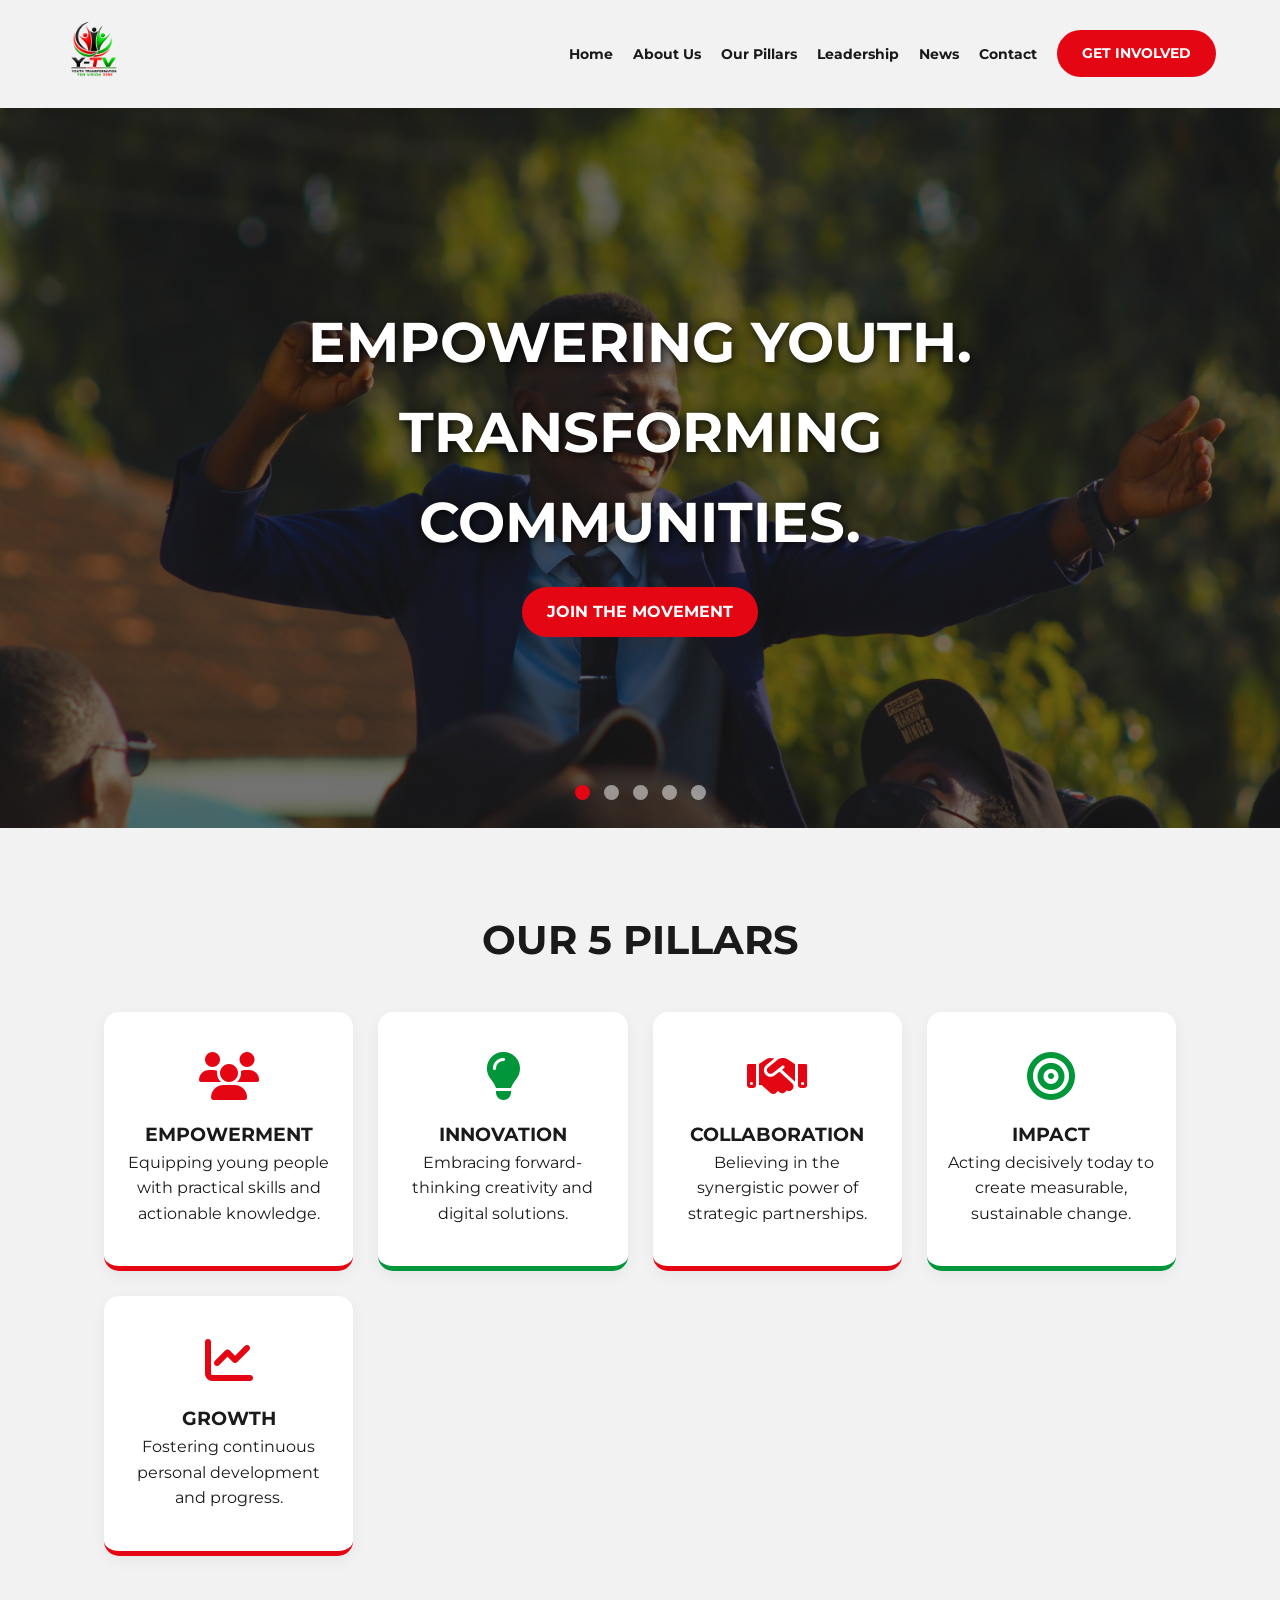
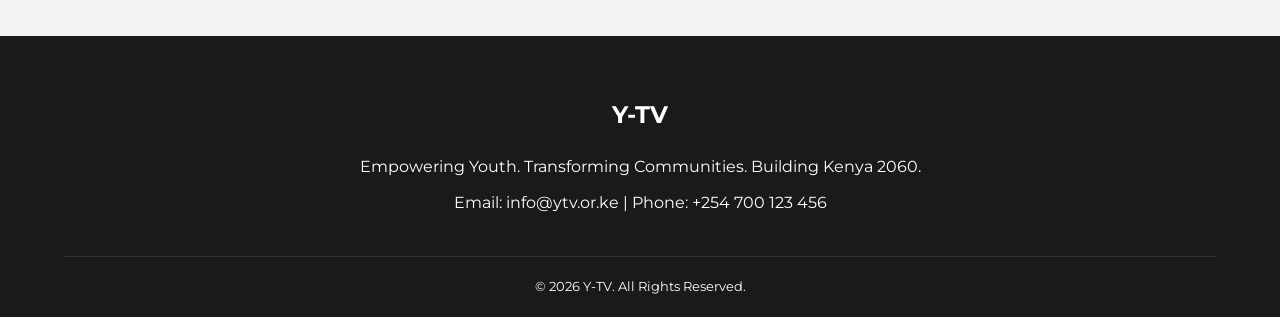
<file: YTV-Frontend/index.html>
<!DOCTYPE html>
<html lang="en">
<head>
    <meta charset="UTF-8">
    <meta name="viewport" content="width=device-width, initial-scale=1.0">
    <title>Y-TV | Homepage</title>
    <link rel="stylesheet" href="css/style.css">
</head>
<body>

    <!-- Header / Navigation -->
    <header>
        <div class="logo-container">
            <!-- Make sure you have a logo.png in your images folder -->
            <img src="images/logo.png" alt="Y-TV Logo" onerror="this.style.display='none'">
        </div>
        <nav>
            <ul>
                <li><a href="index.html">Home</a></li>
                <li><a href="about.html">About Us</a></li>
                <li><a href="pillars.html">Our Pillars</a></li>
                <li><a href="leadership.html">Leadership</a></li>
                <li><a href="news.html">News</a></li>
                <li><a href="contact.html">Contact</a></li>
                <li><a href="get-involved.html" class="btn btn-primary">Get Involved</a></li>
            </ul>
        </nav>
    </header>

         <!-- Image Slideshow -->
    <section class="slideshow-container">
        
        <!-- Slide 1 -->
        <div class="slide active" style="background-image: url('images/slide1.jpg');">
            <div class="slide-content">
                <h1>Empowering Youth.<br>Transforming Communities.</h1>
                <a href="get-involved.html" class="btn btn-primary">Join the Movement</a>
            </div>
        </div>

        <!-- Slide 2 -->
        <div class="slide" style="background-image: url('images/slide2.jpg');">
            <div class="slide-content">
                <h1>Innovating for a <span class="green-text">Prosperous Kenya</span></h1>
                <a href="pillars.html" class="btn btn-secondary">Explore Our Pillars</a>
            </div>
        </div>

        <!-- Slide 3 -->
        <div class="slide" style="background-image: url('images/slide3.jpg');">
            <div class="slide-content">
                <h1>Uniting All 47 Counties<br>Toward <span class="red-text">Vision 2060</span></h1>
                <a href="about.html" class="btn btn-primary">Learn About Us</a>
            </div>
        </div>

        <!-- Slide 4 -->
        <div class="slide" style="background-image: url('images/slide4.jpg');">
            <div class="slide-content">
                <h1>Grassroots <span class="green-text">Innovation</span></h1>
                <a href="get-involved.html" class="btn btn-secondary">Get Involved Today</a>
            </div>
        </div>

        <!-- Slide 5 -->
        <div class="slide" style="background-image: url('images/slide5.jpg');">
            <div class="slide-content">
                <h1>Building a <span class="red-text">Better Future</span><br>Together</h1>
                <a href="contact.html" class="btn btn-primary">Contact Us</a>
            </div>
        </div>

        <!-- Navigation Dots (5 dots now) -->
        <div class="dots-container">
            <span class="dot active" onclick="currentSlide(0)"></span>
            <span class="dot" onclick="currentSlide(1)"></span>
            <span class="dot" onclick="currentSlide(2)"></span>
            <span class="dot" onclick="currentSlide(3)"></span>
            <span class="dot" onclick="currentSlide(4)"></span>
        </div>

    </section>

    <!-- 5 Pillars Section -->
    <section class="container">
        <h2 class="section-title">Our 5 Pillars</h2>
        <div class="grid-5">
            <div class="pillar-card">
                <i class="fa-solid fa-users"></i>
                <h3>Empowerment</h3>
                <p>Equipping young people with practical skills and actionable knowledge.</p>
            </div>
            <div class="pillar-card">
                <i class="fa-solid fa-lightbulb"></i>
                <h3>Innovation</h3>
                <p>Embracing forward-thinking creativity and digital solutions.</p>
            </div>
            <div class="pillar-card">
                <i class="fa-solid fa-handshake"></i>
                <h3>Collaboration</h3>
                <p>Believing in the synergistic power of strategic partnerships.</p>
            </div>
            <div class="pillar-card">
                <i class="fa-solid fa-bullseye"></i>
                <h3>Impact</h3>
                <p>Acting decisively today to create measurable, sustainable change.</p>
            </div>
            <div class="pillar-card">
                <i class="fa-solid fa-chart-line"></i>
                <h3>Growth</h3>
                <p>Fostering continuous personal development and progress.</p>
            </div>
        </div>
    </section>

    <!-- Footer -->
    <footer>
        <h2 style="margin-bottom: 20px;">Y-TV</h2>
        <p>Empowering Youth. Transforming Communities. Building Kenya 2060.</p>
        <p>Email: info@ytv.or.ke | Phone: +254 700 123 456</p>
        <div class="footer-bottom">
            &copy; 2026 Y-TV. All Rights Reserved.
        </div>
    </footer>

            <script>
        let slideIndex = 0;
        const slides = document.querySelectorAll(".slide");
        const dots = document.querySelectorAll(".dot");
        let slideInterval;

        function showSlides(n) {
            slides.forEach(slide => slide.classList.remove("active"));
            dots.forEach(dot => dot.classList.remove("active"));
            
            if (n >= slides.length) { slideIndex = 0; }
            if (n < 0) { slideIndex = slides.length - 1; }
            
            slides[slideIndex].classList.add("active");
            dots[slideIndex].classList.add("active");
        }

        function nextSlide() {
            slideIndex++;
            showSlides(slideIndex);
        }

        function currentSlide(n) {
            slideIndex = n;
            showSlides(slideIndex);
            resetTimer(); 
        }

        function startTimer() {
            slideInterval = setInterval(nextSlide, 5000); // 5 seconds
        }

        function resetTimer() {
            clearInterval(slideInterval);
            startTimer();
        }

        startTimer();
    </script>
</body>
</html>
</file>
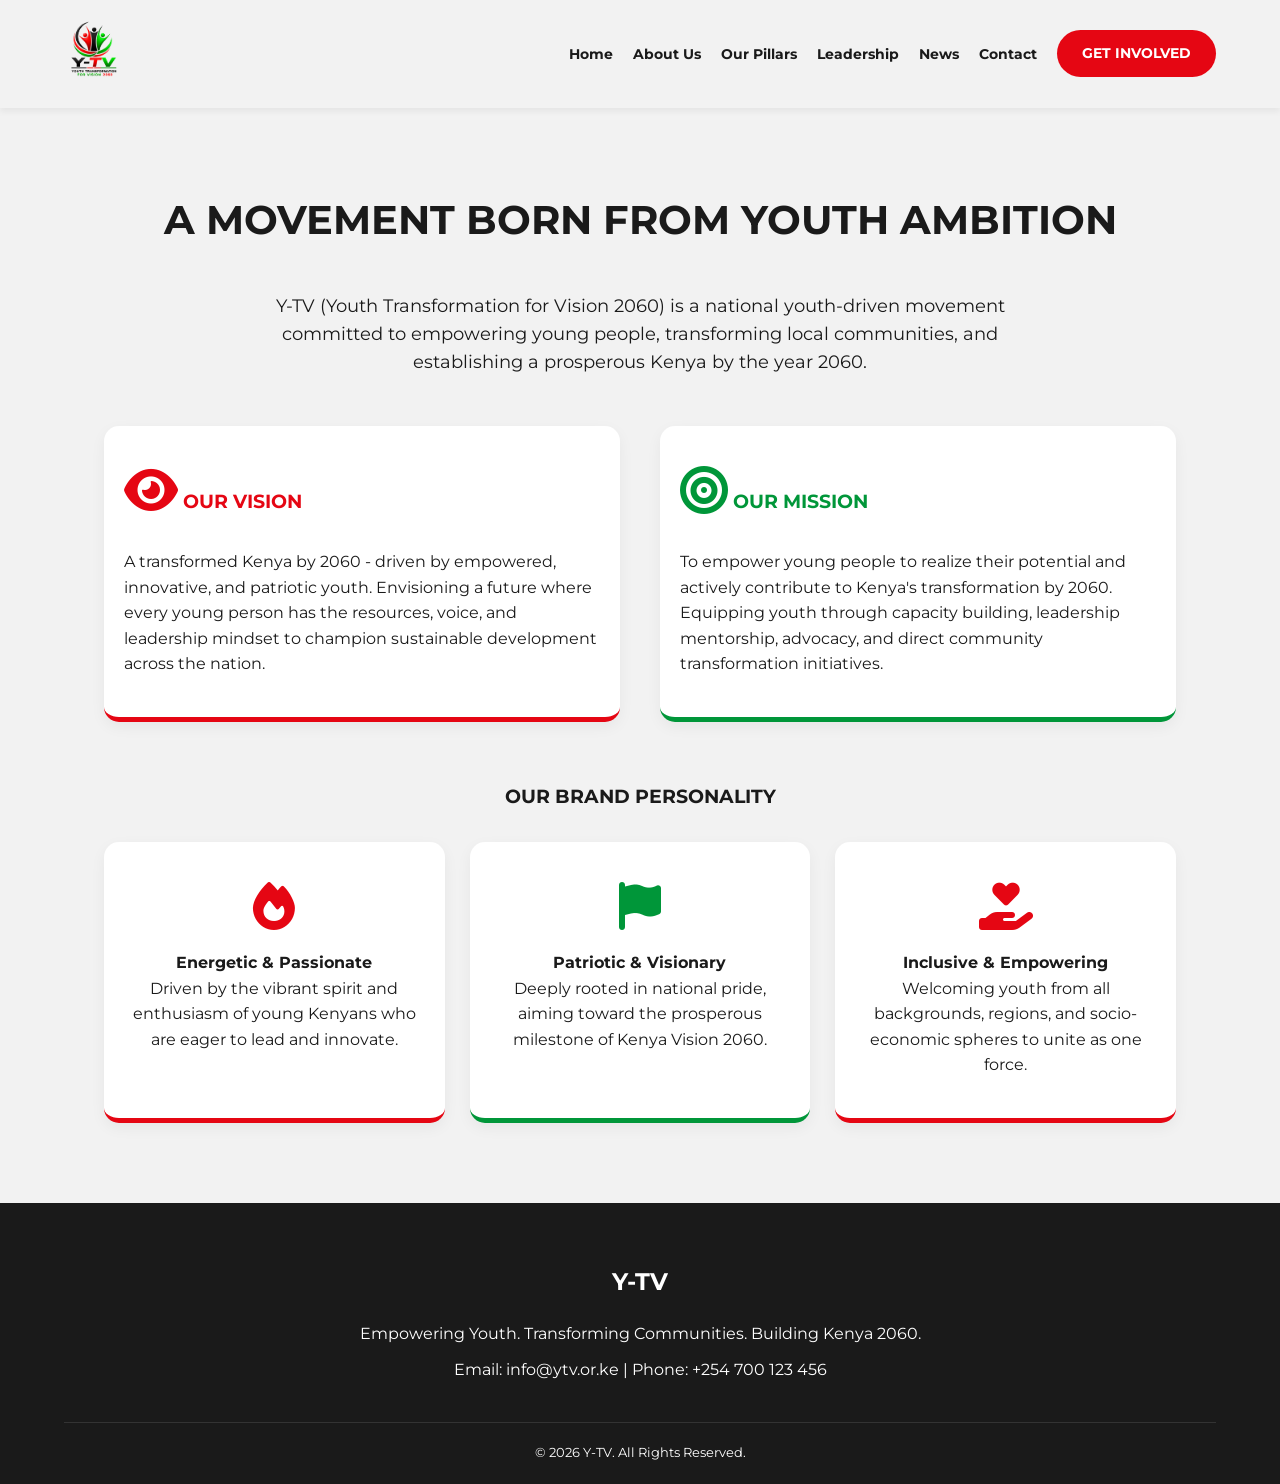
<file: YTV-Frontend/about.html>
<!DOCTYPE html>
<html lang="en">
<head>
    <meta charset="UTF-8">
    <meta name="viewport" content="width=device-width, initial-scale=1.0">
    <title>About Us | Y-TV</title>
    <link rel="stylesheet" href="css/style.css">
</head>
<body>

    <header>
        <div class="logo-container">
            <img src="images/logo.png" alt="Y-TV Logo" onerror="this.style.display='none'">
        </div>
        <nav>
            <ul>
                <li><a href="index.html">Home</a></li>
                <li><a href="about.html">About Us</a></li>
                <li><a href="pillars.html">Our Pillars</a></li>
                <li><a href="leadership.html">Leadership</a></li>
                <li><a href="news.html">News</a></li>
                <li><a href="contact.html">Contact</a></li>
                <li><a href="get-involved.html" class="btn btn-primary">Get Involved</a></li>
            </ul>
        </nav>
    </header>

    <section class="container">
        <h2 class="section-title">A Movement Born From Youth Ambition</h2>
        <p class="text-center" style="font-size: 1.1rem; max-width: 800px; margin: 0 auto 50px;">
            Y-TV (Youth Transformation for Vision 2060) is a national youth-driven movement committed to empowering young people, transforming local communities, and establishing a prosperous Kenya by the year 2060.
        </p>

        <div style="display: flex; gap: 40px; flex-wrap: wrap;">
            <!-- Vision -->
            <div class="pillar-card" style="flex: 1; min-width: 300px; border-bottom-color: var(--kenyan-red); text-align: left;">
                <h3 class="red-text" style="margin-bottom: 15px;"><i class="fa-solid fa-eye"></i> Our Vision</h3>
                <p>A transformed Kenya by 2060 - driven by empowered, innovative, and patriotic youth. Envisioning a future where every young person has the resources, voice, and leadership mindset to champion sustainable development across the nation.</p>
            </div>
            
            <!-- Mission -->
            <div class="pillar-card" style="flex: 1; min-width: 300px; border-bottom-color: var(--kenyan-green); text-align: left;">
                <h3 class="green-text" style="margin-bottom: 15px;"><i class="fa-solid fa-bullseye"></i> Our Mission</h3>
                <p>To empower young people to realize their potential and actively contribute to Kenya's transformation by 2060. Equipping youth through capacity building, leadership mentorship, advocacy, and direct community transformation initiatives.</p>
            </div>
        </div>

        <!-- Brand Personality -->
        <div style="margin-top: 60px;">
            <h3 class="text-center" style="margin-bottom: 30px;">Our Brand Personality</h3>
            <div class="grid-5" style="grid-template-columns: repeat(auto-fit, minmax(250px, 1fr));">
                <div class="pillar-card">
                    <i class="fa-solid fa-fire"></i>
                    <h4>Energetic & Passionate</h4>
                    <p>Driven by the vibrant spirit and enthusiasm of young Kenyans who are eager to lead and innovate.</p>
                </div>
                <div class="pillar-card">
                    <i class="fa-solid fa-flag"></i>
                    <h4>Patriotic & Visionary</h4>
                    <p>Deeply rooted in national pride, aiming toward the prosperous milestone of Kenya Vision 2060.</p>
                </div>
                <div class="pillar-card">
                    <i class="fa-solid fa-hand-holding-heart"></i>
                    <h4>Inclusive & Empowering</h4>
                    <p>Welcoming youth from all backgrounds, regions, and socio-economic spheres to unite as one force.</p>
                </div>
            </div>
        </div>
    </section>

    <footer>
        <h2 style="margin-bottom: 20px;">Y-TV</h2>
        <p>Empowering Youth. Transforming Communities. Building Kenya 2060.</p>
        <p>Email: info@ytv.or.ke | Phone: +254 700 123 456</p>
        <div class="footer-bottom">
            &copy; 2026 Y-TV. All Rights Reserved.
        </div>
    </footer>

</body>
</html>
</file>
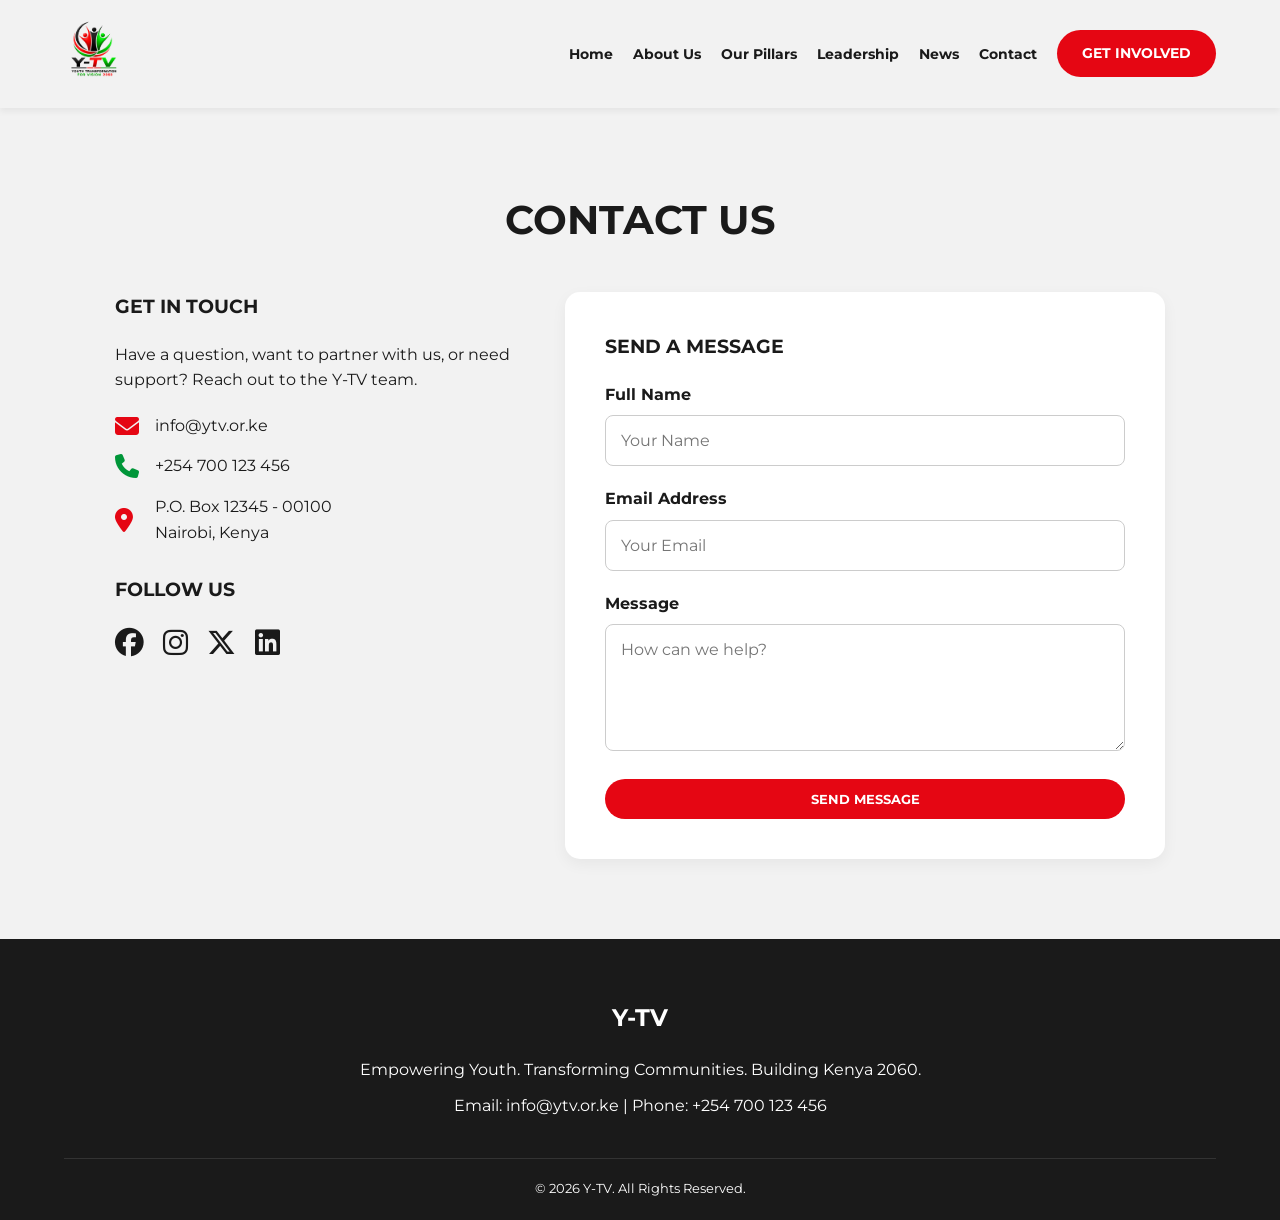
<file: YTV-Frontend/contact.html>
<!DOCTYPE html>
<html lang="en">
<head>
    <meta charset="UTF-8">
    <meta name="viewport" content="width=device-width, initial-scale=1.0">
    <title>Contact Us | Y-TV</title>
    <link rel="stylesheet" href="css/style.css">
</head>
<body>

    <header>
        <div class="logo-container">
            <img src="images/logo.png" alt="Y-TV Logo" onerror="this.style.display='none'">
        </div>
        <nav>
            <ul>
                <li><a href="index.html">Home</a></li>
                <li><a href="about.html">About Us</a></li>
                <li><a href="pillars.html">Our Pillars</a></li>
                <li><a href="leadership.html">Leadership</a></li>
                <li><a href="news.html">News</a></li>
                <li><a href="contact.html">Contact</a></li>
                <li><a href="get-involved.html" class="btn btn-primary">Get Involved</a></li>
            </ul>
        </nav>
    </header>

    <section class="container">
        <h2 class="section-title">Contact Us</h2>
        
        <div style="display: flex; gap: 50px; flex-wrap: wrap; justify-content: center;">
            
            <!-- Contact Info -->
            <div style="flex: 1; min-width: 300px; max-width: 400px;">
                <h3 style="margin-bottom: 20px;">Get In Touch</h3>
                <p style="margin-bottom: 20px;">Have a question, want to partner with us, or need support? Reach out to the Y-TV team.</p>
                
                <div style="display: flex; align-items: center; margin-bottom: 15px;">
                    <i class="fa-solid fa-envelope" style="color: var(--kenyan-red); font-size: 1.5rem; width: 40px;"></i>
                    <span>info@ytv.or.ke</span>
                </div>
                
                <div style="display: flex; align-items: center; margin-bottom: 15px;">
                    <i class="fa-solid fa-phone" style="color: var(--kenyan-green); font-size: 1.5rem; width: 40px;"></i>
                    <span>+254 700 123 456</span>
                </div>
                
                <div style="display: flex; align-items: center; margin-bottom: 15px;">
                    <i class="fa-solid fa-location-dot" style="color: var(--kenyan-red); font-size: 1.5rem; width: 40px;"></i>
                    <span>P.O. Box 12345 - 00100<br>Nairobi, Kenya</span>
                </div>

                <div style="margin-top: 30px;">
                    <h3 style="margin-bottom: 15px;">Follow Us</h3>
                    <a href="#" style="color: var(--unity-black); font-size: 1.8rem; margin-right: 15px;"><i class="fa-brands fa-facebook"></i></a>
                    <a href="#" style="color: var(--unity-black); font-size: 1.8rem; margin-right: 15px;"><i class="fa-brands fa-instagram"></i></a>
                    <a href="#" style="color: var(--unity-black); font-size: 1.8rem; margin-right: 15px;"><i class="fa-brands fa-x-twitter"></i></a>
                    <a href="#" style="color: var(--unity-black); font-size: 1.8rem;"><i class="fa-brands fa-linkedin"></i></a>
                </div>
            </div>

            <!-- Contact Form -->
            <div class="form-container" style="flex: 1; min-width: 300px; margin: 0;">
                <h3 style="margin-bottom: 20px;">Send a Message</h3>
                <form action="#" method="POST">
                    <div class="form-group">
                        <label>Full Name</label>
                        <input type="text" placeholder="Your Name" required>
                    </div>
                    <div class="form-group">
                        <label>Email Address</label>
                        <input type="email" placeholder="Your Email" required>
                    </div>
                    <div class="form-group">
                        <label>Message</label>
                        <textarea rows="5" placeholder="How can we help?" required></textarea>
                    </div>
                    <button type="submit" class="btn btn-primary" style="width: 100%;">Send Message</button>
                </form>
            </div>

        </div>
    </section>

    <footer>
        <h2 style="margin-bottom: 20px;">Y-TV</h2>
        <p>Empowering Youth. Transforming Communities. Building Kenya 2060.</p>
        <p>Email: info@ytv.or.ke | Phone: +254 700 123 456</p>
        <div class="footer-bottom">
            &copy; 2026 Y-TV. All Rights Reserved.
        </div>
    </footer>

</body>
</html>
</file>
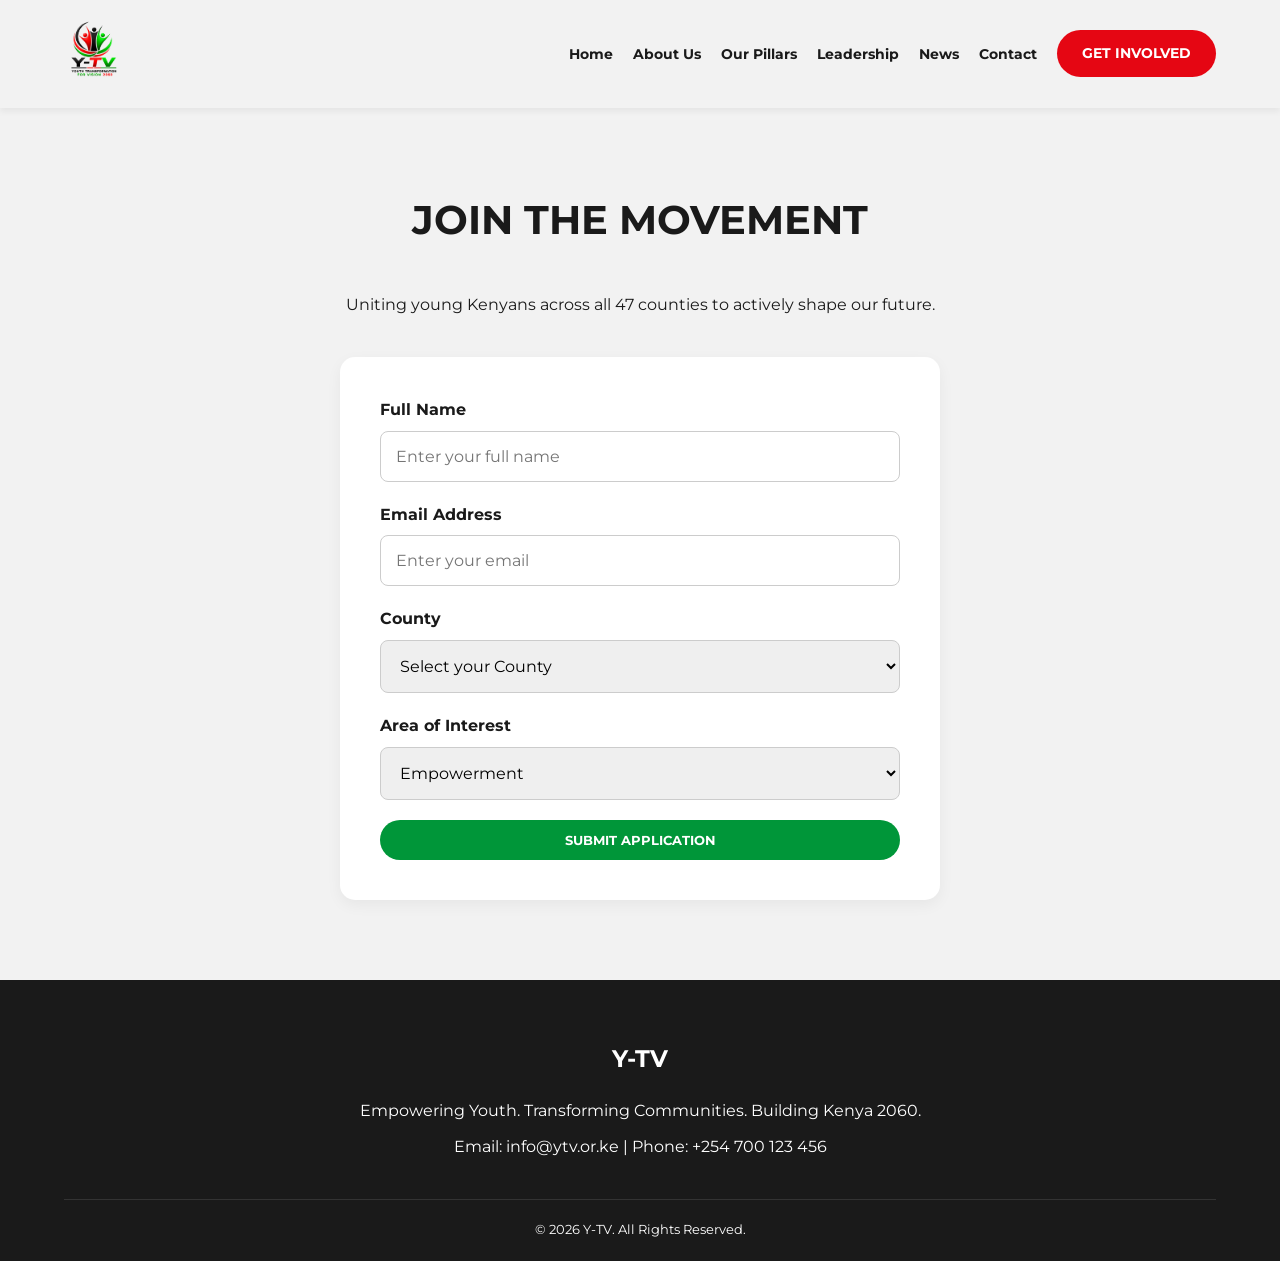
<file: YTV-Frontend/get-involved.html>
<!DOCTYPE html>
<html lang="en">
<head>
    <meta charset="UTF-8">
    <meta name="viewport" content="width=device-width, initial-scale=1.0">
    <title>Get Involved | Y-TV</title>
    <link rel="stylesheet" href="css/style.css">
</head>
<body>

    <header>
        <div class="logo-container">
            <img src="images/logo.png" alt="Y-TV Logo" onerror="this.style.display='none'">
        </div>
        <nav>
            <ul>
                <li><a href="index.html">Home</a></li>
                <li><a href="about.html">About Us</a></li>
                <li><a href="pillars.html">Our Pillars</a></li>
                <li><a href="leadership.html">Leadership</a></li>
                <li><a href="news.html">News</a></li>
                <li><a href="contact.html">Contact</a></li>
                <li><a href="get-involved.html" class="btn btn-primary">Get Involved</a></li>
            </ul>
        </nav>
    </header>

    <section class="container">
        <h2 class="section-title">Join the Movement</h2>
        <p class="text-center" style="margin-bottom: 40px;">Uniting young Kenyans across all 47 counties to actively shape our future.</p>
        
        <div class="form-container">
            <form action="#" method="POST">
                <div class="form-group">
                    <label>Full Name</label>
                    <input type="text" placeholder="Enter your full name" required>
                </div>
                
                <div class="form-group">
                    <label>Email Address</label>
                    <input type="email" placeholder="Enter your email" required>
                </div>

                <div class="form-group">
                    <label>County</label>
                    <select required>
                        <option value="">Select your County</option>
                        <option value="Nairobi">Nairobi</option>
                        <option value="Mombasa">Mombasa</option>
                        <option value="Kisumu">Kisumu</option>
                        <option value="Nakuru">Nakuru</option>
                        <!-- You can add the rest of the 47 counties here -->
                    </select>
                </div>

                <div class="form-group">
                    <label>Area of Interest</label>
                    <select required>
                        <option value="Empowerment">Empowerment</option>
                        <option value="Innovation">Innovation</option>
                        <option value="Collaboration">Collaboration</option>
                        <option value="Advocacy">Advocacy</option>
                    </select>
                </div>

                <button type="submit" class="btn btn-secondary" style="width: 100%;">Submit Application</button>
            </form>
        </div>
    </section>

    <footer>
        <h2 style="margin-bottom: 20px;">Y-TV</h2>
        <p>Empowering Youth. Transforming Communities. Building Kenya 2060.</p>
        <p>Email: info@ytv.or.ke | Phone: +254 700 123 456</p>
        <div class="footer-bottom">
            &copy; 2026 Y-TV. All Rights Reserved.
        </div>
    </footer>

</body>
</html>
</file>
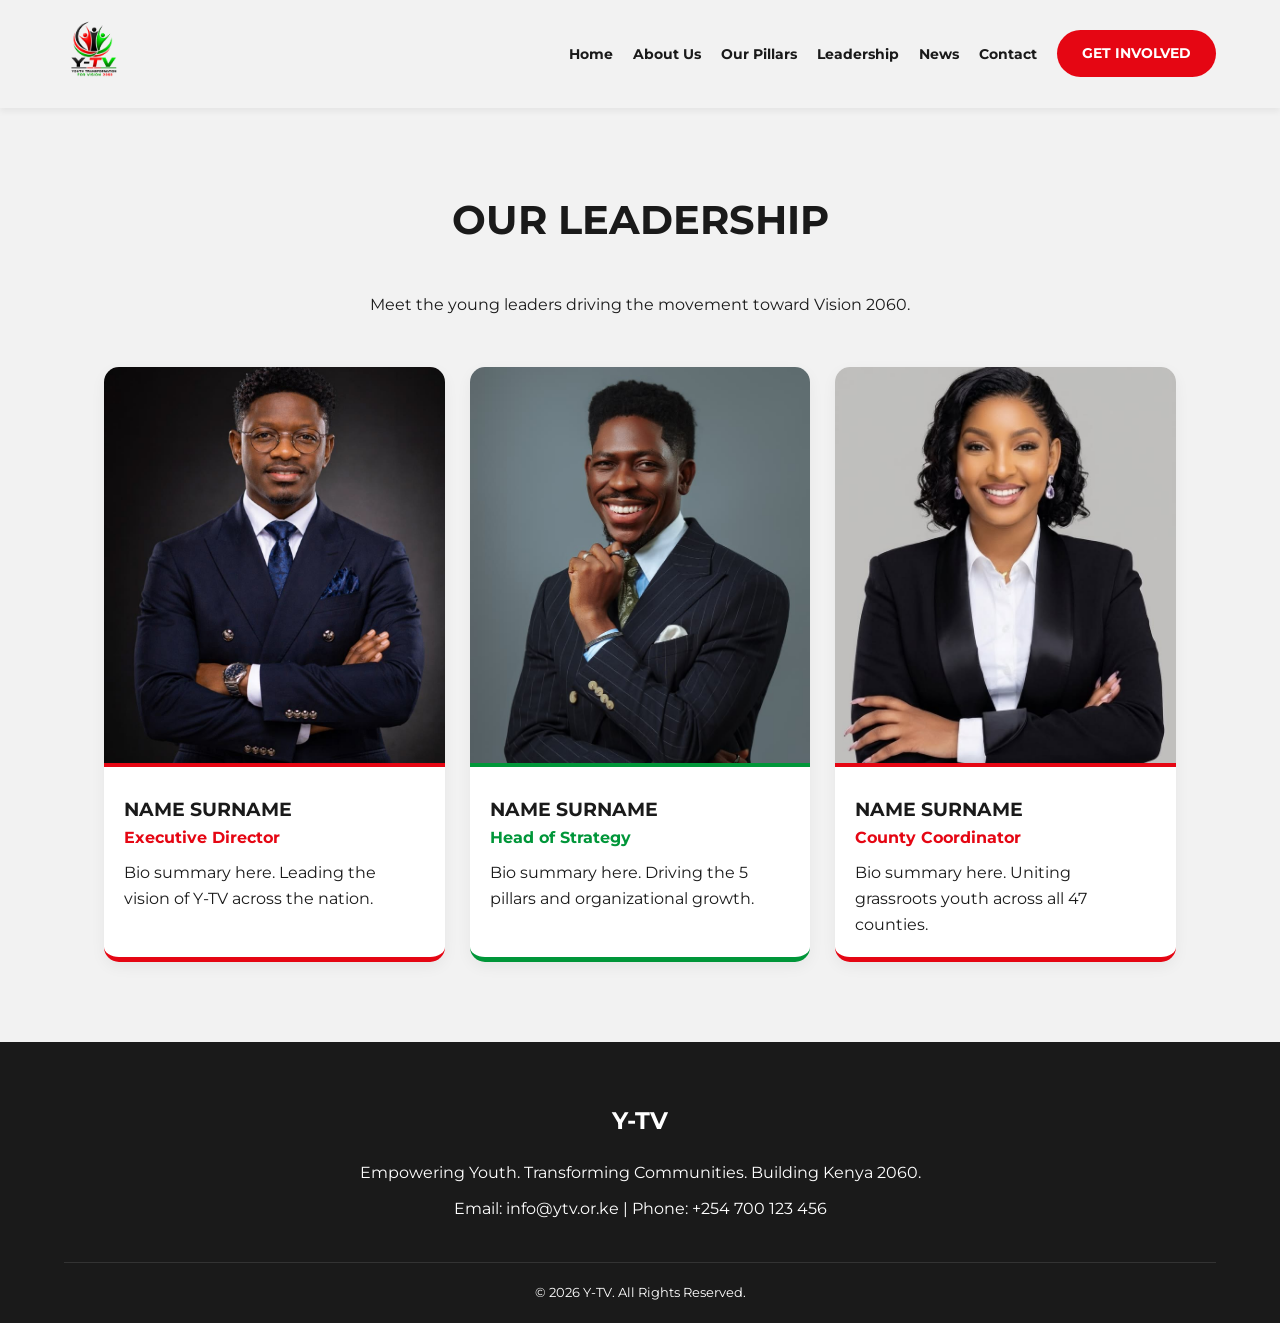
<file: YTV-Frontend/leadership.html>
<!DOCTYPE html>
<html lang="en">
<head>
    <meta charset="UTF-8">
    <meta name="viewport" content="width=device-width, initial-scale=1.0">
    <title>Leadership | Y-TV</title>
    <link rel="stylesheet" href="css/style.css">
</head>
<body>

    <header>
        <div class="logo-container">
            <img src="images/logo.png" alt="Y-TV Logo" onerror="this.style.display='none'">
        </div>
        <nav>
            <ul>
                <li><a href="index.html">Home</a></li>
                <li><a href="about.html">About Us</a></li>
                <li><a href="pillars.html">Our Pillars</a></li>
                <li><a href="leadership.html">Leadership</a></li>
                <li><a href="news.html">News</a></li>
                <li><a href="contact.html">Contact</a></li>
                <li><a href="get-involved.html" class="btn btn-primary">Get Involved</a></li>
            </ul>
        </nav>
    </header>

    <section class="container">
        <h2 class="section-title">Our Leadership</h2>
        <p class="text-center" style="margin-bottom: 50px;">Meet the young leaders driving the movement toward Vision 2060.</p>
        <div class="grid-5" style="grid-template-columns: repeat(auto-fit, minmax(250px, 1fr));">
            
            <!-- Leader 1 -->
            <div class="pillar-card" style="padding: 0; overflow: hidden; text-align: left;">
                <!-- Rectangle Image -->
                <img src="images/leader1.jpg" alt="Leader Name" style="width: 100%; height: 400px; object-fit: cover; margin-bottom: 20px; border-bottom: 4px solid var(--kenyan-red);">
                <div style="padding: 0 20px 20px 20px;">
                    <h3>Name Surname</h3>
                    <p class="red-text" style="font-weight: 700; margin-bottom: 10px;">Executive Director</p>
                    <p>Bio summary here. Leading the vision of Y-TV across the nation.</p>
                    
                </div>
            </div>

            <!-- Leader 2 -->
            <div class="pillar-card" style="padding: 0; overflow: hidden; text-align: left;">
                <!-- Rectangle Image -->
                <img src="images/leader2.jpg" alt="Leader Name" style="width: 100%; height: 400px; object-fit: cover; margin-bottom: 20px; border-bottom: 4px solid var(--kenyan-green);">
                <div style="padding: 0 20px 20px 20px;">
                    <h3>Name Surname</h3>
                    <p class="green-text" style="font-weight: 700; margin-bottom: 10px;">Head of Strategy</p>
                    <p>Bio summary here. Driving the 5 pillars and organizational growth.</p>
                    
                </div>
            </div>

            <!-- Leader 3 -->
            <div class="pillar-card" style="padding: 0; overflow: hidden; text-align: left;">
                <!-- Rectangle Image -->
                <img src="images/leader3.jpg" alt="Leader Name" style="width: 100%; height: 400px; object-fit: cover; margin-bottom: 20px; border-bottom: 4px solid var(--kenyan-red);">
                <div style="padding: 0 20px 20px 20px;">
                    <h3>Name Surname</h3>
                    <p class="red-text" style="font-weight: 700; margin-bottom: 10px;">County Coordinator</p>
                    <p>Bio summary here. Uniting grassroots youth across all 47 counties.</p>
                    
                </div>
            </div>

        </div>
    </section>

    <footer>
        <h2 style="margin-bottom: 20px;">Y-TV</h2>
        <p>Empowering Youth. Transforming Communities. Building Kenya 2060.</p>
        <p>Email: info@ytv.or.ke | Phone: +254 700 123 456</p>
        <div class="footer-bottom">
            &copy; 2026 Y-TV. All Rights Reserved.
        </div>
    </footer>

</body>
</html>
</file>
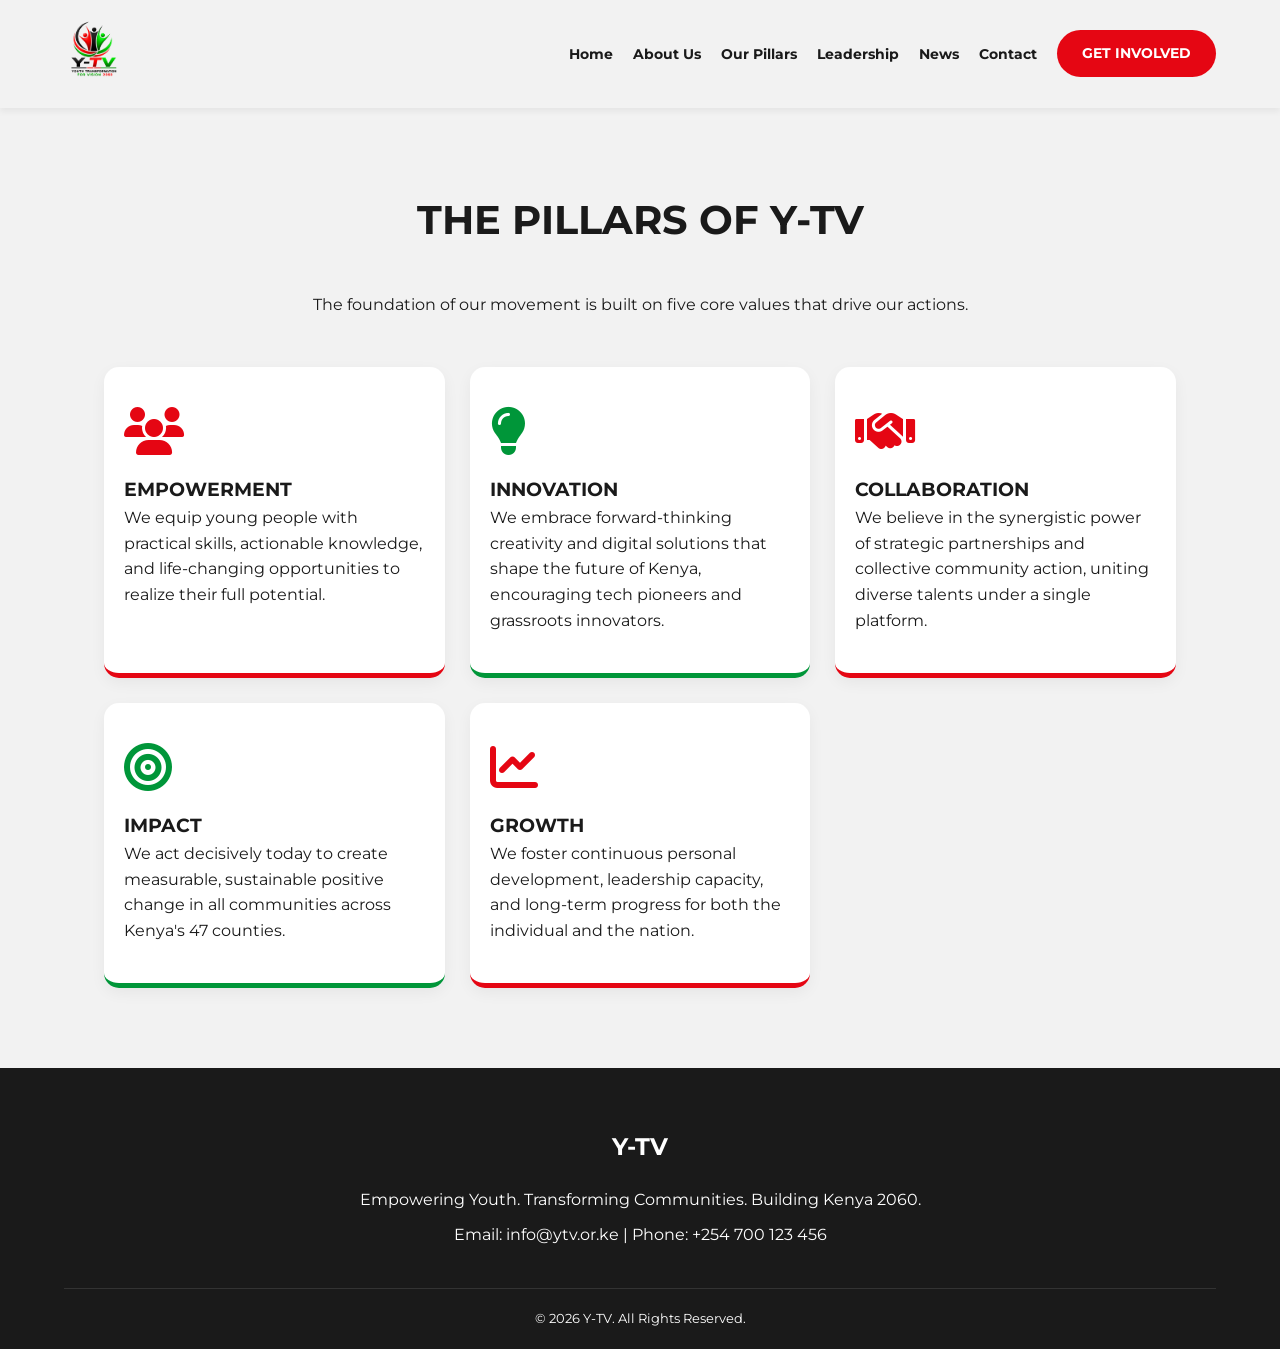
<file: YTV-Frontend/pillars.html>
<!DOCTYPE html>
<html lang="en">
<head>
    <meta charset="UTF-8">
    <meta name="viewport" content="width=device-width, initial-scale=1.0">
    <title>Our Pillars | Y-TV</title>
    <link rel="stylesheet" href="css/style.css">
</head>
<body>

    <header>
        <div class="logo-container">
            <img src="images/logo.png" alt="Y-TV Logo" onerror="this.style.display='none'">
        </div>
        <nav>
            <ul>
                <li><a href="index.html">Home</a></li>
                <li><a href="about.html">About Us</a></li>
                <li><a href="pillars.html">Our Pillars</a></li>
                <li><a href="leadership.html">Leadership</a></li>
                <li><a href="news.html">News</a></li>
                <li><a href="contact.html">Contact</a></li>
                <li><a href="get-involved.html" class="btn btn-primary">Get Involved</a></li>
            </ul>
        </nav>
    </header>

    <section class="container">
        <h2 class="section-title">The Pillars of Y-TV</h2>
        <p class="text-center" style="margin-bottom: 50px;">The foundation of our movement is built on five core values that drive our actions.</p>
        
        <div class="grid-5" style="grid-template-columns: repeat(auto-fit, minmax(300px, 1fr));">
            
            <div class="pillar-card" style="text-align: left;">
                <i class="fa-solid fa-users red-text"></i>
                <h3>Empowerment</h3>
                <p>We equip young people with practical skills, actionable knowledge, and life-changing opportunities to realize their full potential.</p>
            </div>

            <div class="pillar-card" style="text-align: left;">
                <i class="fa-solid fa-lightbulb green-text"></i>
                <h3>Innovation</h3>
                <p>We embrace forward-thinking creativity and digital solutions that shape the future of Kenya, encouraging tech pioneers and grassroots innovators.</p>
            </div>

            <div class="pillar-card" style="text-align: left;">
                <i class="fa-solid fa-handshake red-text"></i>
                <h3>Collaboration</h3>
                <p>We believe in the synergistic power of strategic partnerships and collective community action, uniting diverse talents under a single platform.</p>
            </div>

            <div class="pillar-card" style="text-align: left;">
                <i class="fa-solid fa-bullseye green-text"></i>
                <h3>Impact</h3>
                <p>We act decisively today to create measurable, sustainable positive change in all communities across Kenya's 47 counties.</p>
            </div>

            <div class="pillar-card" style="text-align: left;">
                <i class="fa-solid fa-chart-line red-text"></i>
                <h3>Growth</h3>
                <p>We foster continuous personal development, leadership capacity, and long-term progress for both the individual and the nation.</p>
            </div>

        </div>
    </section>

    <footer>
        <h2 style="margin-bottom: 20px;">Y-TV</h2>
        <p>Empowering Youth. Transforming Communities. Building Kenya 2060.</p>
        <p>Email: info@ytv.or.ke | Phone: +254 700 123 456</p>
        <div class="footer-bottom">
            &copy; 2026 Y-TV. All Rights Reserved.
        </div>
    </footer>

</body>
</html>
</file>
<file: YTV-Frontend/css/style.css>
@import url('https://fonts.googleapis.com/css2?family=Montserrat:wght@400;700&display=swap');
@import url('https://cdnjs.cloudflare.com/ajax/libs/font-awesome/6.4.0/css/all.min.css');

:root {
    --kenyan-red: #E50613;
    --kenyan-green: #009639;
    --unity-black: #1A1A1A;
    --neutral-offwhite: #F2F2F2;
    --white: #FFFFFF;
}

* {
    margin: 0;
    padding: 0;
    box-sizing: border-box;
    font-family: 'Montserrat', sans-serif;
}

body {
    background-color: var(--neutral-offwhite);
    color: var(--unity-black);
    line-height: 1.6;
}

/* --- Typography --- */
h1, h2, h3 { font-weight: 700; text-transform: uppercase; }
.red-text { color: var(--kenyan-red); }
.green-text { color: var(--kenyan-green); }
.text-center { text-align: center; }

/* --- Navigation --- */
header {
    background-color: var(--neutral-offwhite); /* Changed from white to off-white */
    padding: 15px 5%;
    display: flex;
    justify-content: space-between;
    align-items: center;
    box-shadow: 0 4px 6px rgba(0,0,0,0.05);
    position: sticky;
    top: 0;
    z-index: 1000;
}


.logo-container img { height: 70px; }

nav ul {
    display: flex;
    list-style: none;
    gap: 20px;
    align-items: center;
}

nav a {
    text-decoration: none;
    color: var(--unity-black);
    font-weight: 700;
    transition: color 0.3s;
    font-size: 0.9rem;
}

nav a:hover { color: var(--kenyan-red); }

/* --- Buttons --- */
.btn {
    padding: 12px 25px;
    border-radius: 30px;
    text-decoration: none;
    font-weight: 700;
    text-transform: uppercase;
    transition: 0.3s;
    border: none;
    cursor: pointer;
    display: inline-block;
}

.btn-primary { background-color: var(--kenyan-red); color: var(--white); }
.btn-primary:hover { background-color: var(--kenyan-green); }
.btn-secondary { background-color: var(--kenyan-green); color: var(--white); }
.btn-secondary:hover { background-color: var(--unity-black); }

/* --- Hero Section --- */
.hero {
    background: linear-gradient(135deg, var(--unity-black) 0%, #2a2a2a 100%);
    color: var(--white);
    padding: 120px 5%;
    text-align: center;
    position: relative;
}

.hero h1 { font-size: 3.5rem; margin-bottom: 20px; }
.hero p { font-size: 1.2rem; margin-bottom: 30px; }

/* --- Containers & Grids --- */
.container { padding: 80px 5%; max-width: 1200px; margin: 0 auto; }
.section-title { font-size: 2.5rem; margin-bottom: 40px; text-align: center; }

.grid-5 {
    display: grid;
    grid-template-columns: repeat(auto-fit, minmax(200px, 1fr));
    gap: 25px;
}

/* --- Pillar Cards --- */
.pillar-card {
    background: var(--white);
    padding: 40px 20px;
    border-radius: 15px;
    text-align: center;
    box-shadow: 0 5px 15px rgba(0,0,0,0.05);
    border-bottom: 5px solid var(--kenyan-red);
    transition: transform 0.3s;
}

.pillar-card:hover { transform: translateY(-10px); }
.pillar-card:nth-child(even) { border-bottom-color: var(--kenyan-green); }
.pillar-card i { font-size: 3rem; color: var(--kenyan-red); margin-bottom: 20px; }
.pillar-card:nth-child(even) i { color: var(--kenyan-green); }

/* --- Forms --- */
.form-container {
    background: var(--white);
    padding: 40px;
    border-radius: 15px;
    box-shadow: 0 5px 15px rgba(0,0,0,0.05);
    max-width: 600px;
    margin: 0 auto;
}

.form-group { margin-bottom: 20px; }
.form-group label { display: block; margin-bottom: 8px; font-weight: 700; }
.form-group input, .form-group select, .form-group textarea {
    width: 100%;
    padding: 15px;
    border: 1px solid #ccc;
    border-radius: 8px;
    font-family: 'Montserrat', sans-serif;
    font-size: 1rem;
}
.form-group input:focus, .form-group select:focus { outline: none; border-color: var(--kenyan-green); }

/* --- Footer --- */
footer {
    background-color: var(--unity-black);
    color: var(--white);
    padding: 60px 5% 20px;
    text-align: center;
}

footer p { margin-bottom: 10px; }
.footer-bottom {
    margin-top: 40px;
    padding-top: 20px;
    border-top: 1px solid #333;
    font-size: 0.8rem;
}

/* --- Slideshow / Carousel Styles --- */
.slideshow-container {
    position: relative;
    width: 100%;
    height: 80vh; /* Takes up 80% of the screen height */
    overflow: hidden;
    background-color: var(--unity-black);
}

.slide {
    position: absolute;
    top: 0;
    left: 0;
    width: 100%;
    height: 100%;
    opacity: 0;
    transition: opacity 1s ease-in-out;
    background-size: cover;
    background-position: center;
    display: flex;
    align-items: center;
    justify-content: center;
    text-align: center;
}

.slide.active {
    opacity: 1;
    z-index: 1;
}

/* Dark overlay so white text is readable over images */
.slide::before {
    content: '';
    position: absolute;
    top: 0; left: 0; width: 100%; height: 100%;
    background: rgba(26, 26, 26, 0.6); /* Black overlay with 60% opacity */
    z-index: -1;
}

.slide-content {
    color: var(--white);
    padding: 0 5%;
    max-width: 900px;
}

.slide-content h1 {
    font-size: 3.5rem;
    margin-bottom: 20px;
    text-shadow: 2px 2px 8px rgba(0,0,0,0.8);
}

/* Navigation Dots */
.dots-container {
    position: absolute;
    bottom: 20px;
    width: 100%;
    text-align: center;
    z-index: 10;
}

.dot {
    cursor: pointer;
    height: 15px;
    width: 15px;
    margin: 0 5px;
    background-color: rgba(255, 255, 255, 0.5);
    border-radius: 50%;
    display: inline-block;
    transition: background-color 0.6s ease;
}

.dot.active, .dot:hover {
    background-color: var(--kenyan-red);
}
</file>
